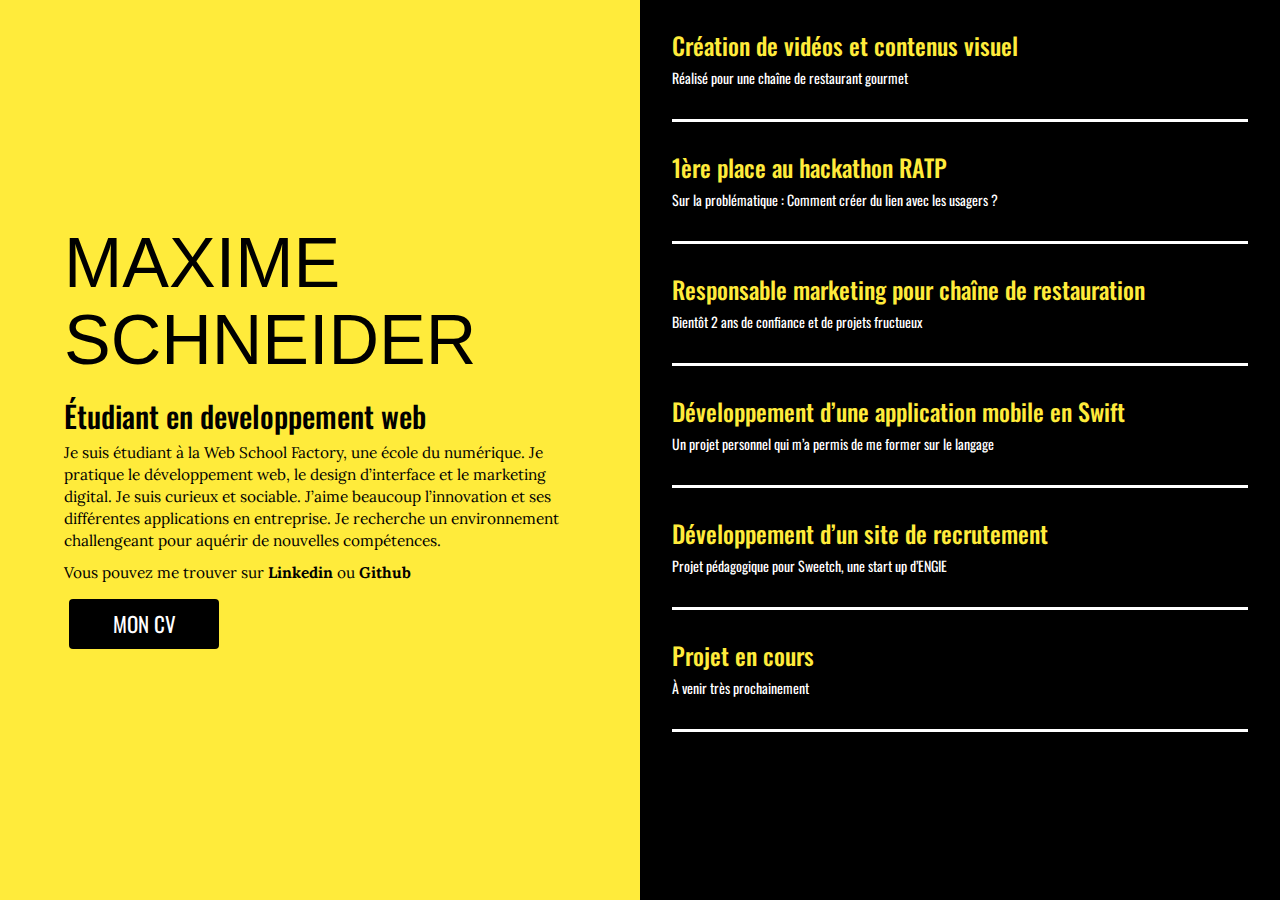
<file: index.html>
<!DOCTYPE html>
<html lang="en">
  <head>
    <meta charset="utf-8">
    <meta http-equiv="X-UA-Compatible" content="IE=edge">
    <meta name="viewport" content="width=device-width, initial-scale=1">
    <!-- The above 3 meta tags *must* come first in the head; any other head content must come *after* these tags -->
    <title>Maxime Schneider - Portofolio</title>
    <link href="https://fonts.googleapis.com/css?family=Lora|Oswald" rel="stylesheet">

    <link rel="stylesheet" type="text/css" href="style.css">
    <link rel="icon" type="image/png" href="http://portofolio.maximeschneider.fr/Images/favicon2.png"/>

    <!-- Bootstrap -->
    <link href="css/bootstrap.min.css" rel="stylesheet">

    <!-- HTML5 shim and Respond.js for IE8 support of HTML5 elements and media queries -->
    <!-- WARNING: Respond.js doesn't work if you view the page via file:// -->
    <!--[if lt IE 9]>
      <script src="https://oss.maxcdn.com/html5shiv/3.7.3/html5shiv.min.js"></script>
      <script src="https://oss.maxcdn.com/respond/1.4.2/respond.min.js"></script>
    <![endif]-->
  </head>
  <body>

<div class="loader"></div>


  <section  id="main">
      <div id="presentation">
        <div>
          <h1>MAXIME SCHNEIDER</h1>
          <h2>Étudiant en developpement web</h2>
          <p>Je suis étudiant à la Web School Factory, une école du numérique. Je pratique le développement web, le design d’interface et le marketing digital. Je suis curieux et sociable. J’aime beaucoup l’innovation et ses différentes applications en entreprise.
            Je recherche un environnement challengeant pour aquérir de nouvelles compétences. </p>
            <p>Vous pouvez me trouver sur <a href="https://www.linkedin.com/in/maxime-schneider-992a89117/" target="_blank">Linkedin</a> ou <a href="https://github.com/maximeschneider1" target="_blank">Github</a></p>
          <a href="Images/CV3AFRMaximeSchneider.png" target="_blank"><button class="button" style="vertical-align:middle" ><span>MON CV </span></button></a>

        </div>
        <p id="copyright">Copyright Maxime Schneider</p>
      </div>

    <div id="projects">

      <div><a href="Project1.html">
        <h3>Création de vidéos et contenus visuel</h3>
        <p>Réalisé pour une chaîne de restaurant gourmet</p>
      </div></a>

      <div><a href="Project2.html">
          <h3>1ère place au hackathon RATP</h3>
          <p>Sur la problématique : Comment créer du lien avec les usagers ?</p>
        </a></div>
      <div> <a href="Project3.html">
          <h3>Responsable marketing pour chaîne de restauration </h3>
          <p>Bientôt 2 ans de confiance et de projets fructueux</p>
        </a></div>

        <div><a href="Project4.html">
            <h3>Développement d’une application mobile en Swift</h3>
            <p>Un projet personnel qui m’a permis de me former sur le langage</p>
          </a>
        </div>

        <div>
          <a href="Project5.html">
            <h3>Développement d’un site de recrutement</h3>
            <p>Projet pédagogique pour Sweetch, une start up d’ENGIE</p>
          </a>
        </div>
              <div>
                  <h3>Projet en cours</h3>
              <p>À venir très prochainement</p>
              </div>

    </div>
</section>




<!-- <script type="text/javascript" src="http://code.jquery.com/jquery-latest.js"></script>
<script type="text/javascript">
$(window).load(function() {
	$(".loader").fadeOut("1000");
})
</script> -->

    <!-- jQuery (necessary for Bootstrap's JavaScript plugins) -->
    <script src="https://ajax.googleapis.com/ajax/libs/jquery/1.12.4/jquery.min.js"></script>
    <!-- Include all compiled plugins (below), or include individual files as needed -->
    <script src="js/bootstrap.min.js"></script>
  </body>
</html>
</file>
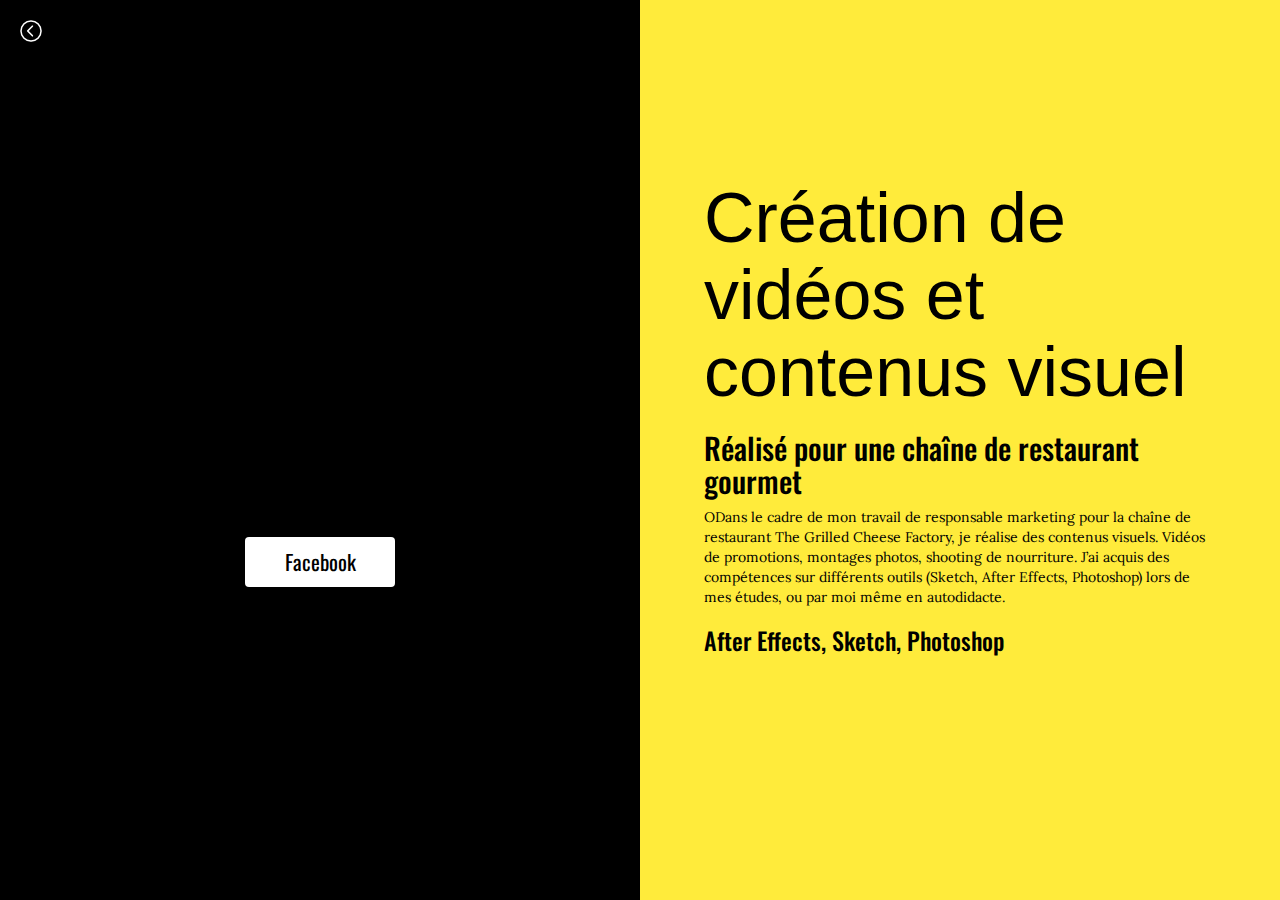
<file: Project1.html>
<!DOCTYPE html>
<html lang="en">
  <head>
    <meta charset="utf-8">
    <meta http-equiv="X-UA-Compatible" content="IE=edge">
    <meta name="viewport" content="width=device-width, initial-scale=1">
    <!-- The above 3 meta tags *must* come first in the head; any other head content must come *after* these tags -->
    <title>Création de visuels</title>
    <link href="https://fonts.googleapis.com/css?family=Lora|Oswald" rel="stylesheet">

    <link rel="stylesheet" type="text/css" href="style.css">
    <link rel="icon" type="image/png" href="http://portofolio.maximeschneider.fr/Images/favicon2.png"/>



    <!-- Bootstrap -->
    <link href="css/bootstrap.min.css" rel="stylesheet">

    <!-- HTML5 shim and Respond.js for IE8 support of HTML5 elements and media queries -->
    <!-- WARNING: Respond.js doesn't work if you view the page via file:// -->
    <!--[if lt IE 9]>
      <script src="https://oss.maxcdn.com/html5shiv/3.7.3/html5shiv.min.js"></script>
      <script src="https://oss.maxcdn.com/respond/1.4.2/respond.min.js"></script>
    <![endif]-->
  </head>
  <body>
  <section  id="main">

    <div id="project-one">

     <a href="index.html"> <img src="Images/left-arrow.png" alt=""> </a>
        <div>


            <iframe id= "TGCF-Video" src="https://www.facebook.com/plugins/video.php?href=https%3A%2F%2Fwww.facebook.com%2Fgrilledcheesefactory%2Fvideos%2F1252531638179692%2F&show_text=0&width=560" width="560" height="315" style="border:none;overflow:hidden" scrolling="no" frameborder="0" allowTransparency="true" allowFullScreen="true"></iframe>




          <a href="https://www.facebook.com/grilledcheesefactory/"><button class="button-project-one" style="vertical-align:middle"><span>Facebook</span></button></a>



        </div>
    </div>
    <div id="presentation-project-one">

            <div>
              <h1>Création de vidéos et contenus visuel </h1>
              <h2>Réalisé pour une chaîne de restaurant gourmet</h2>
              <p>ODans  le cadre de mon travail de responsable marketing pour la chaîne de restaurant The Grilled Cheese Factory,
                je réalise des contenus visuels. Vidéos de promotions, montages photos, shooting de nourriture. J’ai acquis des
                compétences sur différents outils (Sketch, After Effects, Photoshop) lors de mes études, ou par moi même en autodidacte.
              </p>
              <h3>After Effects, Sketch, Photoshop</h3>

            </div>
          </div>
</section>







    <!-- jQuery (necessary for Bootstrap's JavaScript plugins) -->
    <script src="https://ajax.googleapis.com/ajax/libs/jquery/1.12.4/jquery.min.js"></script>
    <!-- Include all compiled plugins (below), or include individual files as needed -->
    <script src="js/bootstrap.min.js"></script>
  </body>
</html>
</file>
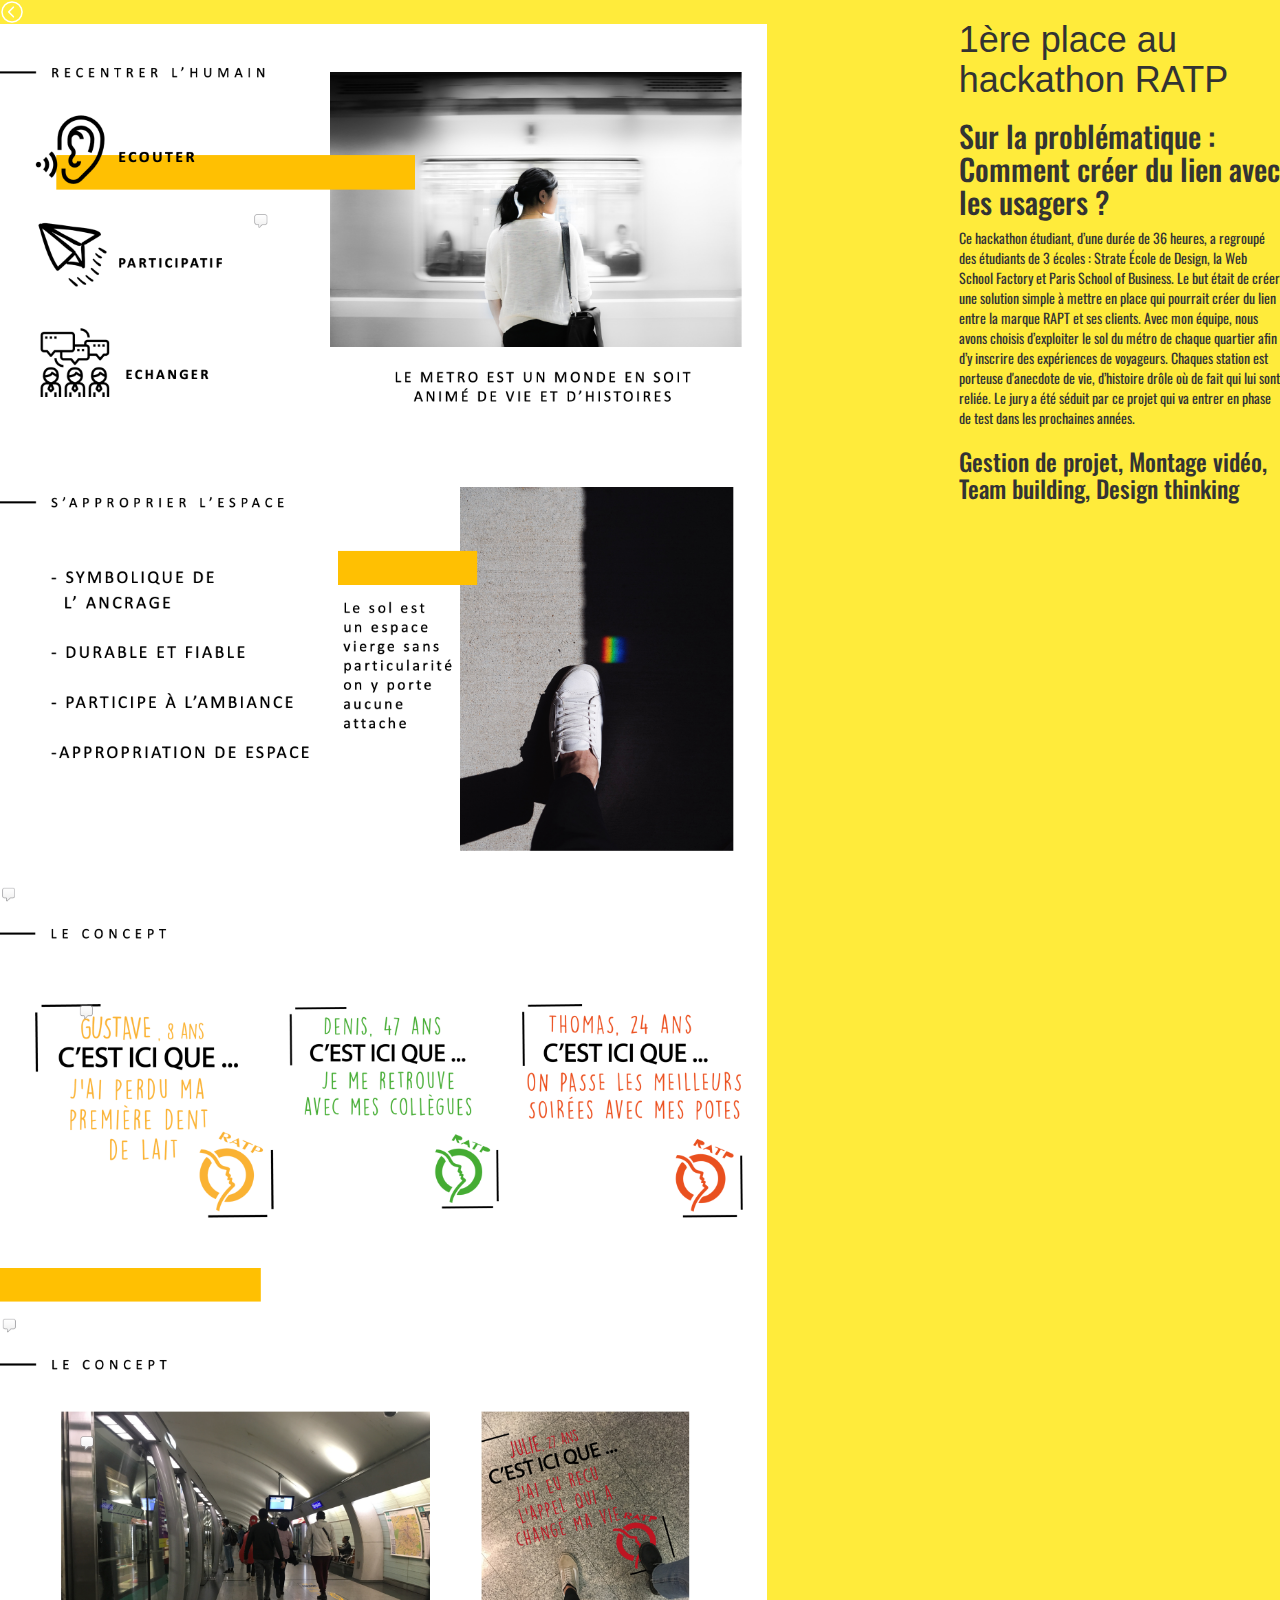
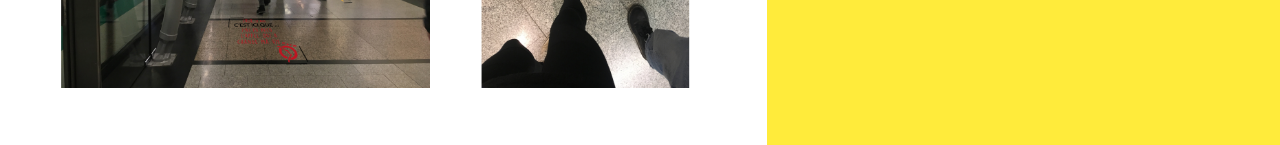
<file: Project2.html>
<!DOCTYPE html>
<html lang="en">
  <head>
    <meta charset="utf-8">
    <meta http-equiv="X-UA-Compatible" content="IE=edge">
    <meta name="viewport" content="width=device-width, initial-scale=1">
    <!-- The above 3 meta tags *must* come first in the head; any other head content must come *after* these tags -->
    <title>Maxime Schneider - Hackathon RATP</title>
    <link href="https://fonts.googleapis.com/css?family=Lora|Oswald" rel="stylesheet">

    <link rel="stylesheet" type="text/css" href="style.css">
    <link rel="icon" type="image/png" href="http://portofolio.maximeschneider.fr/Images/favicon2.png"/>



    <!-- Bootstrap -->
    <link href="css/bootstrap.min.css" rel="stylesheet">

    <!-- HTML5 shim and Respond.js for IE8 support of HTML5 elements and media queries -->
    <!-- WARNING: Respond.js doesn't work if you view the page via file:// -->
    <!--[if lt IE 9]>
      <script src="https://oss.maxcdn.com/html5shiv/3.7.3/html5shiv.min.js"></script>
      <script src="https://oss.maxcdn.com/respond/1.4.2/respond.min.js"></script>
    <![endif]-->
  </head>
  <body>
  <section  id="main">

      <div id="project-two">

          <a href="index.html"> <img src="Images/left-arrow.png" alt=""> </a>
          <div>

            <img src="Images/presentation 2019-01-27 22-39-51.png" width="80%;" alt="">

            <img src="Images/presentation 2019-01-27 22-40-57.png" width="80%;" alt="">
            <img src="Images/presentation 2019-01-27 22-41-17.png" width="80%;" alt="">
            <img src="Images/presentation 2019-01-27 22-41-41.png" width="80%;" alt="">


        </div>
    </div>
    <div id="presentation-project-two">
            <div>
              <h1>1ère place au hackathon RATP</h1>
              <h2>Sur la problématique : Comment créer du lien avec les usagers ?</h2>
              <p>Ce hackathon étudiant, d’une durée de 36 heures, a regroupé des étudiants de 3 écoles :
                Strate École de Design, la Web School Factory et Paris School of Business. Le but était de
                créer une solution simple à mettre en place qui pourrait créer du lien entre la marque RAPT
                et ses clients. Avec mon équipe, nous avons choisis d’exploiter le sol du métro de chaque
                quartier afin d’y inscrire des expériences de voyageurs. Chaques station est porteuse d'anecdote de vie,
                d’histoire drôle où de fait qui lui sont reliée. Le jury a été séduit par ce projet qui va entrer en phase
                de test dans les prochaines années.

              </p>
              <h3>Gestion de projet, Montage vidéo, Team building, Design thinking</h3>

            </div>
          </div>
</section>







    <!-- jQuery (necessary for Bootstrap's JavaScript plugins) -->
    <script src="https://ajax.googleapis.com/ajax/libs/jquery/1.12.4/jquery.min.js"></script>
    <!-- Include all compiled plugins (below), or include individual files as needed -->
    <script src="js/bootstrap.min.js"></script>
  </body>
</html>
</file>
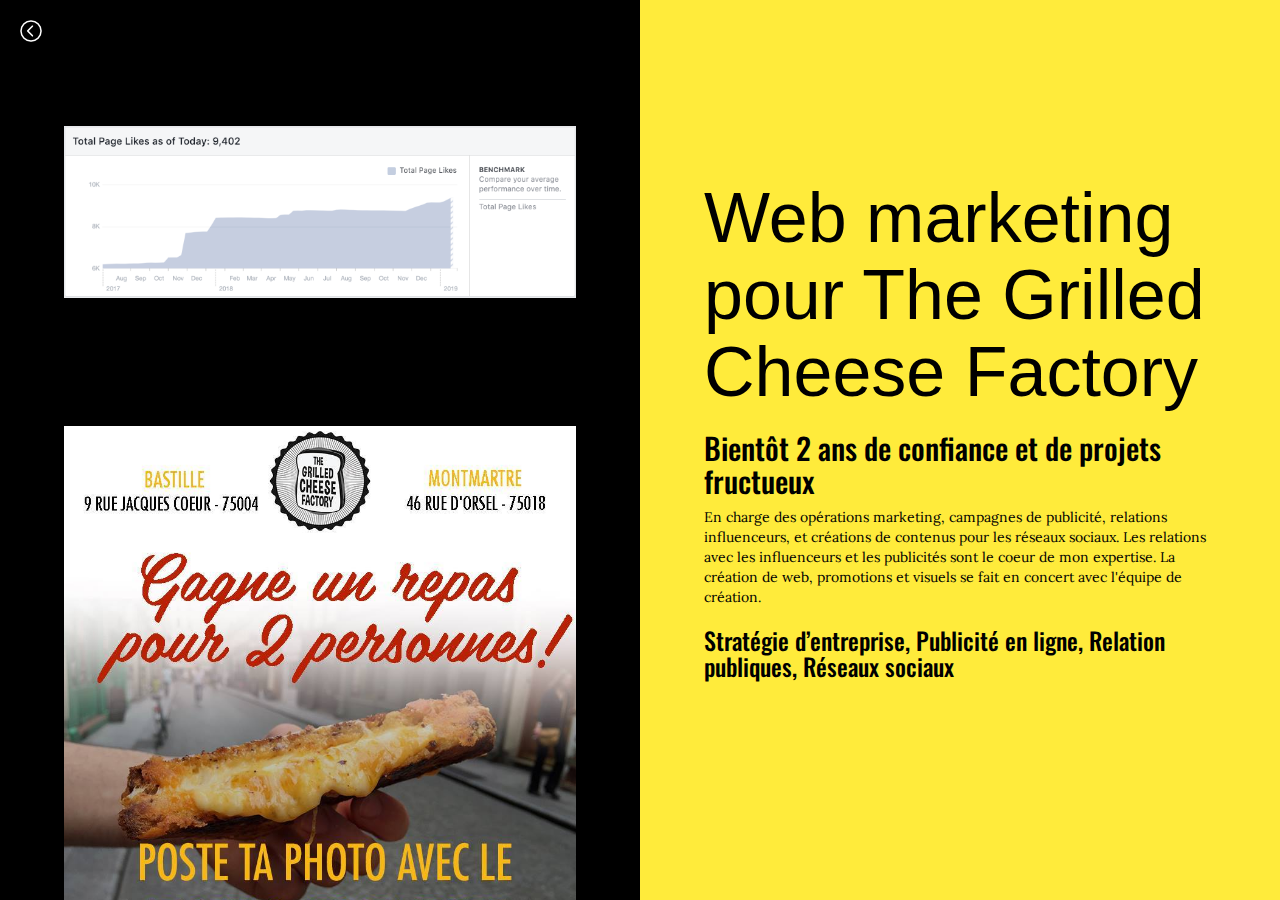
<file: Project3 copy.html>
<!DOCTYPE html>
<html lang="en">
  <head>
    <meta charset="utf-8">
    <meta http-equiv="X-UA-Compatible" content="IE=edge">
    <meta name="viewport" content="width=device-width, initial-scale=1">
    <!-- The above 3 meta tags *must* come first in the head; any other head content must come *after* these tags -->
    <title>The Grilled Cheese Factory</title>
    <link href="https://fonts.googleapis.com/css?family=Lora|Oswald" rel="stylesheet">

    <link rel="stylesheet" type="text/css" href="style.css">
    <link rel="icon" type="image/png" href="http://portofolio.maximeschneider.fr/Images/favicon2.png"/>



    <!-- Bootstrap -->
    <link href="css/bootstrap.min.css" rel="stylesheet">

    <!-- HTML5 shim and Respond.js for IE8 support of HTML5 elements and media queries -->
    <!-- WARNING: Respond.js doesn't work if you view the page via file:// -->
    <!--[if lt IE 9]>
      <script src="https://oss.maxcdn.com/html5shiv/3.7.3/html5shiv.min.js"></script>
      <script src="https://oss.maxcdn.com/respond/1.4.2/respond.min.js"></script>
    <![endif]-->
  </head>
  <body>
  <section  id="main">

    <div id="project-three">

        <a href="index.html"> <img src="Images/left-arrow.png" alt=""> </a>
        <div>


            <img src="Images/The Grilled Cheese Factory 2019-01-27 22-44-39.png" width="80%;" alt="">
            <img src="Images/TGCF-promo.jpg" width="80%;" alt="">
            <a href="https://www.facebook.com/grilledcheesefactory/"><button class="button-project-three" style="vertical-align:middle"><span>FACEBOOK</span></button></a>




        </div>
    </div>
    <div id="presentation-project-three">
            <div>
              <h1>Web marketing pour The Grilled Cheese Factory</h1>
              <h2>Bientôt 2 ans de confiance et de projets fructueux</h2>
              <p>
                  En charge des opérations marketing, campagnes de publicité, relations influenceurs, et créations de contenus pour les réseaux sociaux.
                  Les relations avec les influenceurs et les publicités sont le coeur de mon expertise. La création de web, promotions et visuels se fait en concert avec l'équipe de création.
              </p>
              <h3>Stratégie d’entreprise, Publicité en ligne, Relation publiques, Réseaux sociaux
                </h3>

            </div>
          </div>
</section>







    <!-- jQuery (necessary for Bootstrap's JavaScript plugins) -->
    <script src="https://ajax.googleapis.com/ajax/libs/jquery/1.12.4/jquery.min.js"></script>
    <!-- Include all compiled plugins (below), or include individual files as needed -->
    <script src="js/bootstrap.min.js"></script>
  </body>
</html>
</file>
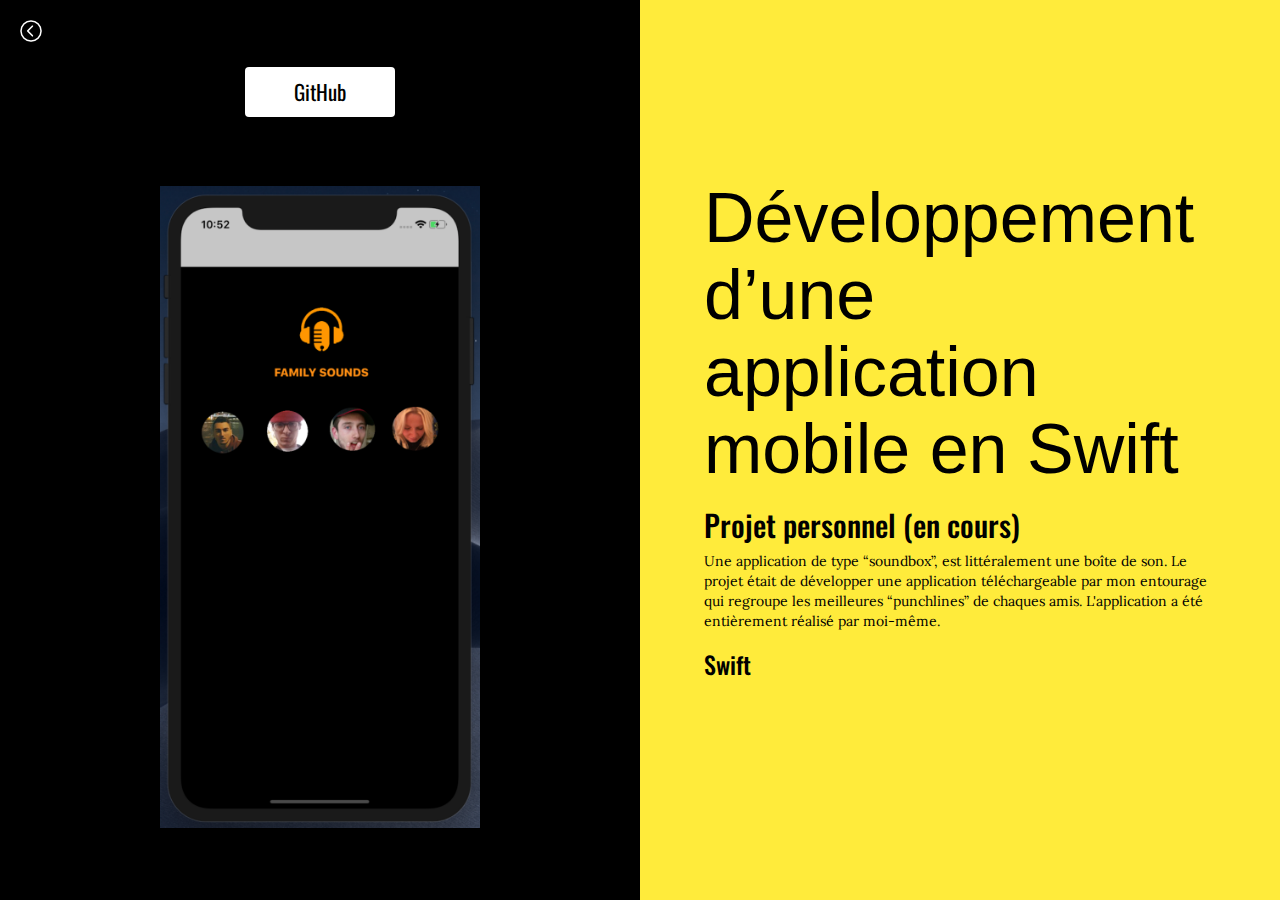
<file: Project4 copy.html>
<!DOCTYPE html>
<html lang="en">
  <head>
    <meta charset="utf-8">
    <meta http-equiv="X-UA-Compatible" content="IE=edge">
    <meta name="viewport" content="width=device-width, initial-scale=1">
    <!-- The above 3 meta tags *must* come first in the head; any other head content must come *after* these tags -->
    <title>Application Swift</title>
    <link href="https://fonts.googleapis.com/css?family=Lora|Oswald" rel="stylesheet">

    <link rel="stylesheet" type="text/css" href="style.css">
    <link rel="icon" type="image/png" href="http://portofolio.maximeschneider.fr/Images/favicon2.png"/>



    <!-- Bootstrap -->
    <link href="css/bootstrap.min.css" rel="stylesheet">

    <!-- HTML5 shim and Respond.js for IE8 support of HTML5 elements and media queries -->
    <!-- WARNING: Respond.js doesn't work if you view the page via file:// -->
    <!--[if lt IE 9]>
      <script src="https://oss.maxcdn.com/html5shiv/3.7.3/html5shiv.min.js"></script>
      <script src="https://oss.maxcdn.com/respond/1.4.2/respond.min.js"></script>
    <![endif]-->
  </head>
  <body>
  <section  id="main">

    <div id="project-four">

        <a href="index.html"> <img src="Images/left-arrow.png" alt=""> </a>
        <div>
            <a href="https://github.com/maximeschneider1"><button class="button-project-four" style="vertical-align:middle"><span>GitHub</span></button></a>

            <img src="Images/iPhone XR - 12.1 2019-01-27 22-52-56.png (2 documents, 2 pages totales) 2019-01-27 22-55-09.png" width="50%;" alt="">

            <img src="Images/iPhone XR - 12.1 2019-01-27 22-53-17.png (2 documents, 2 pages totales) 2019-01-27 22-55-33.png" width="50%;" alt="">




        </div>
    </div>
    <div id="presentation-project-four">
            <div>
                <h1>Développement d’une application mobile en Swift </h1>
                <h2>Projet personnel (en cours)</h2>
                <p>Une application de type “soundbox”, est littéralement une boîte de son.
                   Le projet était de développer une application téléchargeable par mon entourage
                   qui regroupe les meilleures “punchlines” de chaques amis. L'application a été entièrement réalisé par moi-même.
                </p>
                <h3>Swift</h3>

            </div>
          </div>
</section>







    <!-- jQuery (necessary for Bootstrap's JavaScript plugins) -->
    <script src="https://ajax.googleapis.com/ajax/libs/jquery/1.12.4/jquery.min.js"></script>
    <!-- Include all compiled plugins (below), or include individual files as needed -->
    <script src="js/bootstrap.min.js"></script>
  </body>
</html>
</file>
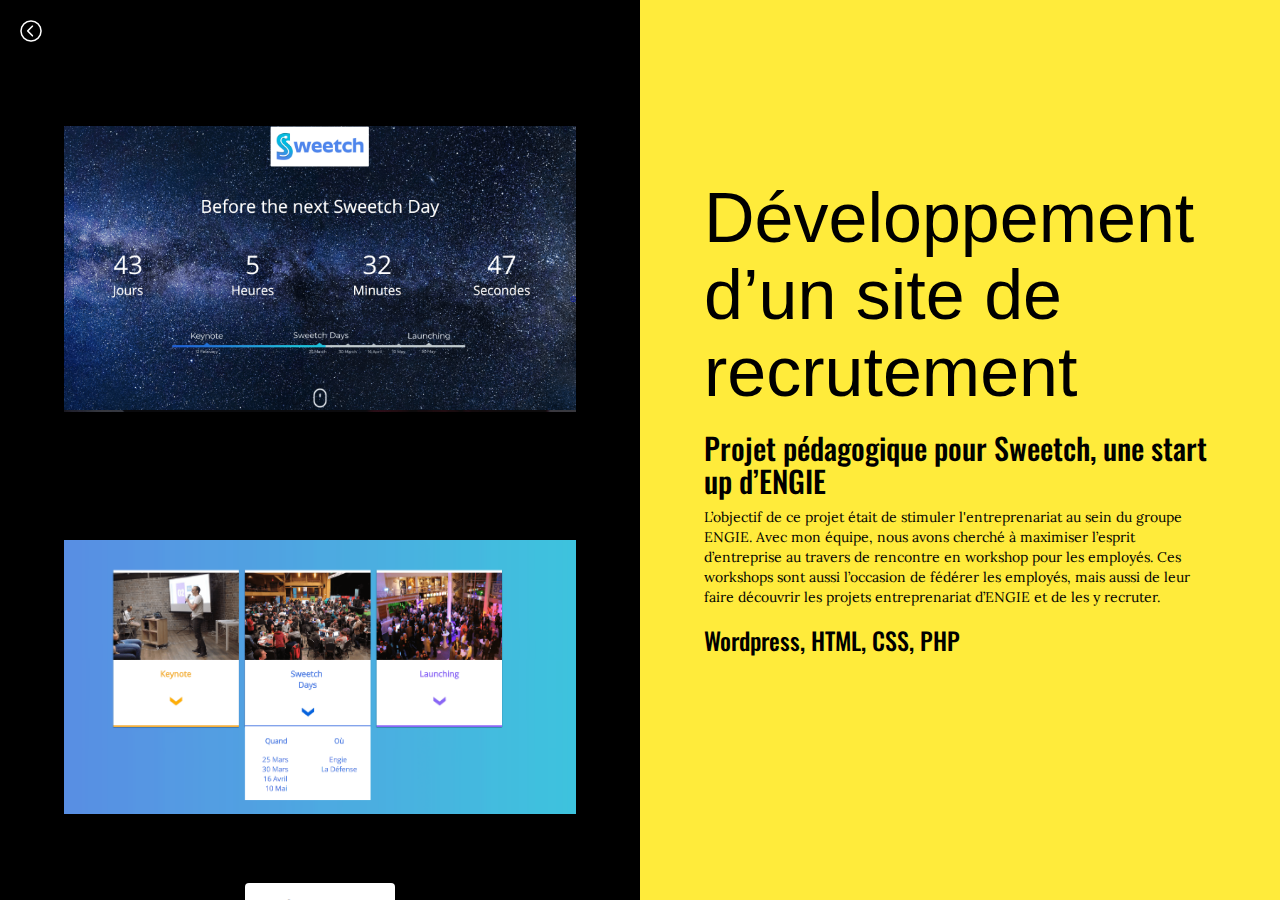
<file: Project5 copy.html>
<!DOCTYPE html>
<html lang="en">
  <head>
    <meta charset="utf-8">
    <meta http-equiv="X-UA-Compatible" content="IE=edge">
    <meta name="viewport" content="width=device-width, initial-scale=1">
    <!-- The above 3 meta tags *must* come first in the head; any other head content must come *after* these tags -->
    <title>Site de recrutementr</title>
    <link href="https://fonts.googleapis.com/css?family=Lora|Oswald" rel="stylesheet">

    <link rel="stylesheet" type="text/css" href="style.css">
    <link rel="icon" type="image/png" href="http://portofolio.maximeschneider.fr/Images/favicon2.png"/>



    <!-- Bootstrap -->
    <link href="css/bootstrap.min.css" rel="stylesheet">

    <!-- HTML5 shim and Respond.js for IE8 support of HTML5 elements and media queries -->
    <!-- WARNING: Respond.js doesn't work if you view the page via file:// -->
    <!--[if lt IE 9]>
      <script src="https://oss.maxcdn.com/html5shiv/3.7.3/html5shiv.min.js"></script>
      <script src="https://oss.maxcdn.com/respond/1.4.2/respond.min.js"></script>
    <![endif]-->
  </head>
  <body>
  <section  id="main">

    <div id="project-five">

        <a href="index.html"> <img src="Images/left-arrow.png" alt=""> </a>
        <div>

            <img src="Images/Sweetch1.png" alt="Sweetch Accueil" width=" 80%">
            <img src="Images/Sweetch2.png" alt="Sweetch UX" width=" 80%">

            <a href="http://sweetch.maximeschneider.fr/accueil"><button class="button-project-five" style="vertical-align:middle"><span>SITE WEB</span></button></a>



        </div>
    </div>
    <div id="presentation-project-five">
            <div>
                <h1>Développement d’un site de recrutement </h1>
                <h2>Projet pédagogique pour Sweetch, une start up d’ENGIE </h2>
                <p>L’objectif de ce projet était de stimuler l'entreprenariat au sein du groupe ENGIE.
                  Avec mon équipe, nous avons cherché à maximiser l’esprit d’entreprise au travers de
                   rencontre en workshop pour les employés. Ces workshops sont aussi l’occasion de fédérer
                   les employés, mais aussi de leur faire découvrir les projets entreprenariat d’ENGIE
                   et de les y recruter.

                </p>
                <h3>Wordpress, HTML, CSS, PHP</h3>

            </div>
          </div>
</section>







    <!-- jQuery (necessary for Bootstrap's JavaScript plugins) -->
    <script src="https://ajax.googleapis.com/ajax/libs/jquery/1.12.4/jquery.min.js"></script>
    <!-- Include all compiled plugins (below), or include individual files as needed -->
    <script src="js/bootstrap.min.js"></script>
  </body>
</html>
</file>
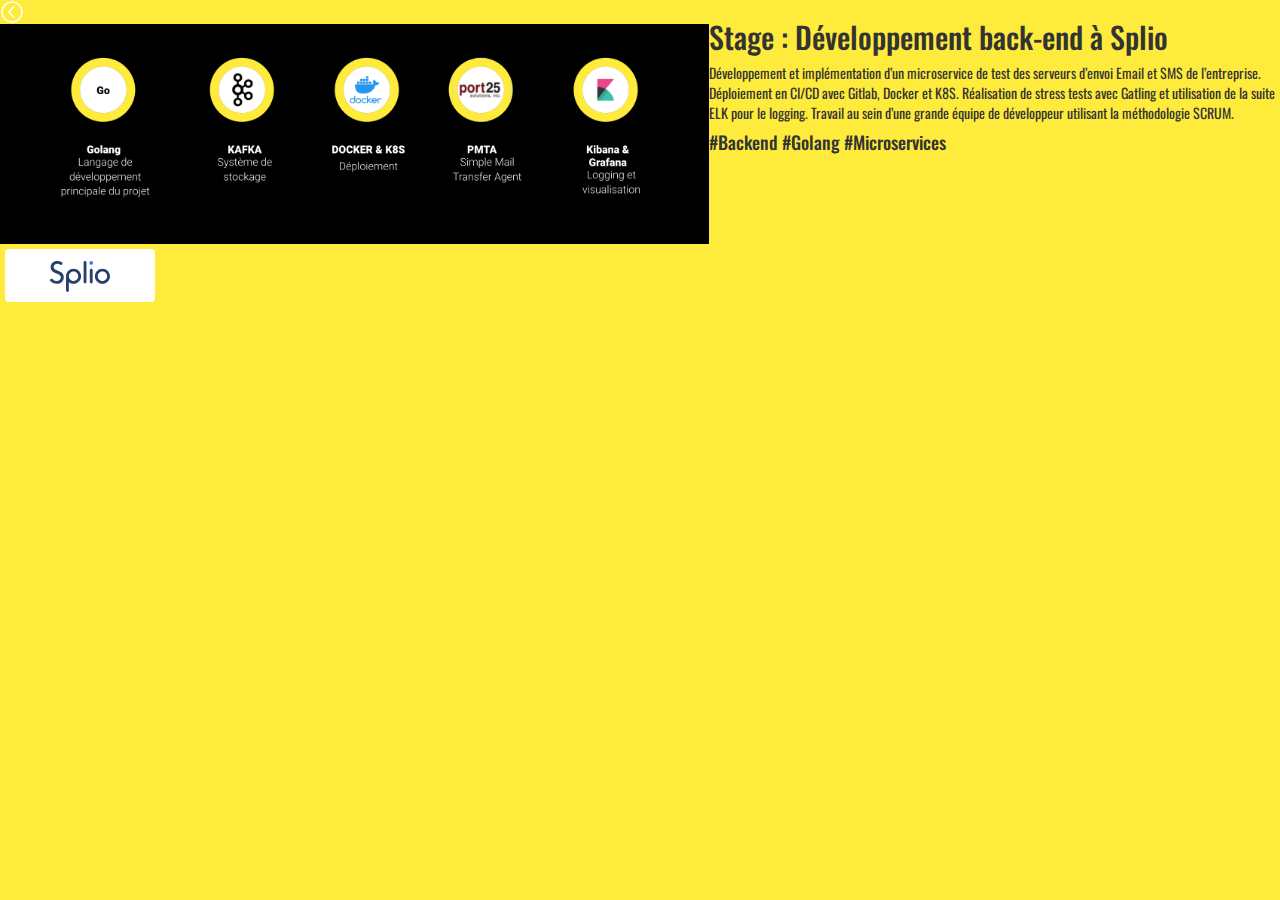
<file: Project6.html>
<!DOCTYPE html>
<html lang="en">
  <head>
    <meta charset="utf-8" />
    <meta http-equiv="X-UA-Compatible" content="IE=edge" />
    <meta name="viewport" content="width=device-width, initial-scale=1" />
    <!-- The above 3 meta tags *must* come first in the head; any other head content must come *after* these tags -->
    <title>Maxime Schneider</title>
    <link
      href="https://fonts.googleapis.com/css?family=Lora|Oswald"
      rel="stylesheet"
    />

    <link rel="stylesheet" type="text/css" href="style.css" />
    <link
      rel="icon"
      type="image/png"
      href="http://portofolio.maximeschneider.fr/Images/favicon2.png"
    />

    <!-- Bootstrap -->
    <link href="css/bootstrap.min.css" rel="stylesheet" />

    <!-- HTML5 shim and Respond.js for IE8 support of HTML5 elements and media queries -->
    <!-- WARNING: Respond.js doesn't work if you view the page via file:// -->
    <!--[if lt IE 9]>
      <script src="https://oss.maxcdn.com/html5shiv/3.7.3/html5shiv.min.js"></script>
      <script src="https://oss.maxcdn.com/respond/1.4.2/respond.min.js"></script>
    <![endif]-->
  </head>
  <body>
    <section id="main">
      <div id="project-six">
        <a href="index.html"> <img src="Images/left-arrow.png" alt="" /> </a>
        <div>
          <!-- <a href="https://github.com/maximeschneider1"><button class="button-project-four" style="vertical-align:middle"><span>GitHub</span></button></a> -->
          <img src="Images/stack stage.png" width="100%;" alt="">
          <a href="https://www.splio.com/fr/" target="blank"
            ><button
              class="button-project-four"
              style="vertical-align: middle;"
            >
              <img src="./Images/SplioLogo.svg" width="60px" /></button
          ></a>

          

        </div>
      </div>
      <div id="presentation-project-six">
        <div>
          <!-- <h1>Stage : Développement back-end à Splio</h1> -->
          <h2>Stage : Développement back-end à Splio</h2>
          <p>
            Développement et implémentation d’un microservice de test des
            serveurs d’envoi Email et SMS de l’entreprise. Déploiement en CI/CD
            avec Gitlab, Docker et K8S. Réalisation de stress tests avec Gatling
            et utilisation de la suite ELK pour le logging. Travail au sein
            d’une grande équipe de développeur utilisant la méthodologie SCRUM.
          </p>
          <h4>#Backend #Golang #Microservices</h4>
        </div>
      </div>
    </section>

    <!-- jQuery (necessary for Bootstrap's JavaScript plugins) -->
    <script src="https://ajax.googleapis.com/ajax/libs/jquery/1.12.4/jquery.min.js"></script>
    <!-- Include all compiled plugins (below), or include individual files as needed -->
    <script src="js/bootstrap.min.js"></script>
  </body>
</html>
</file>
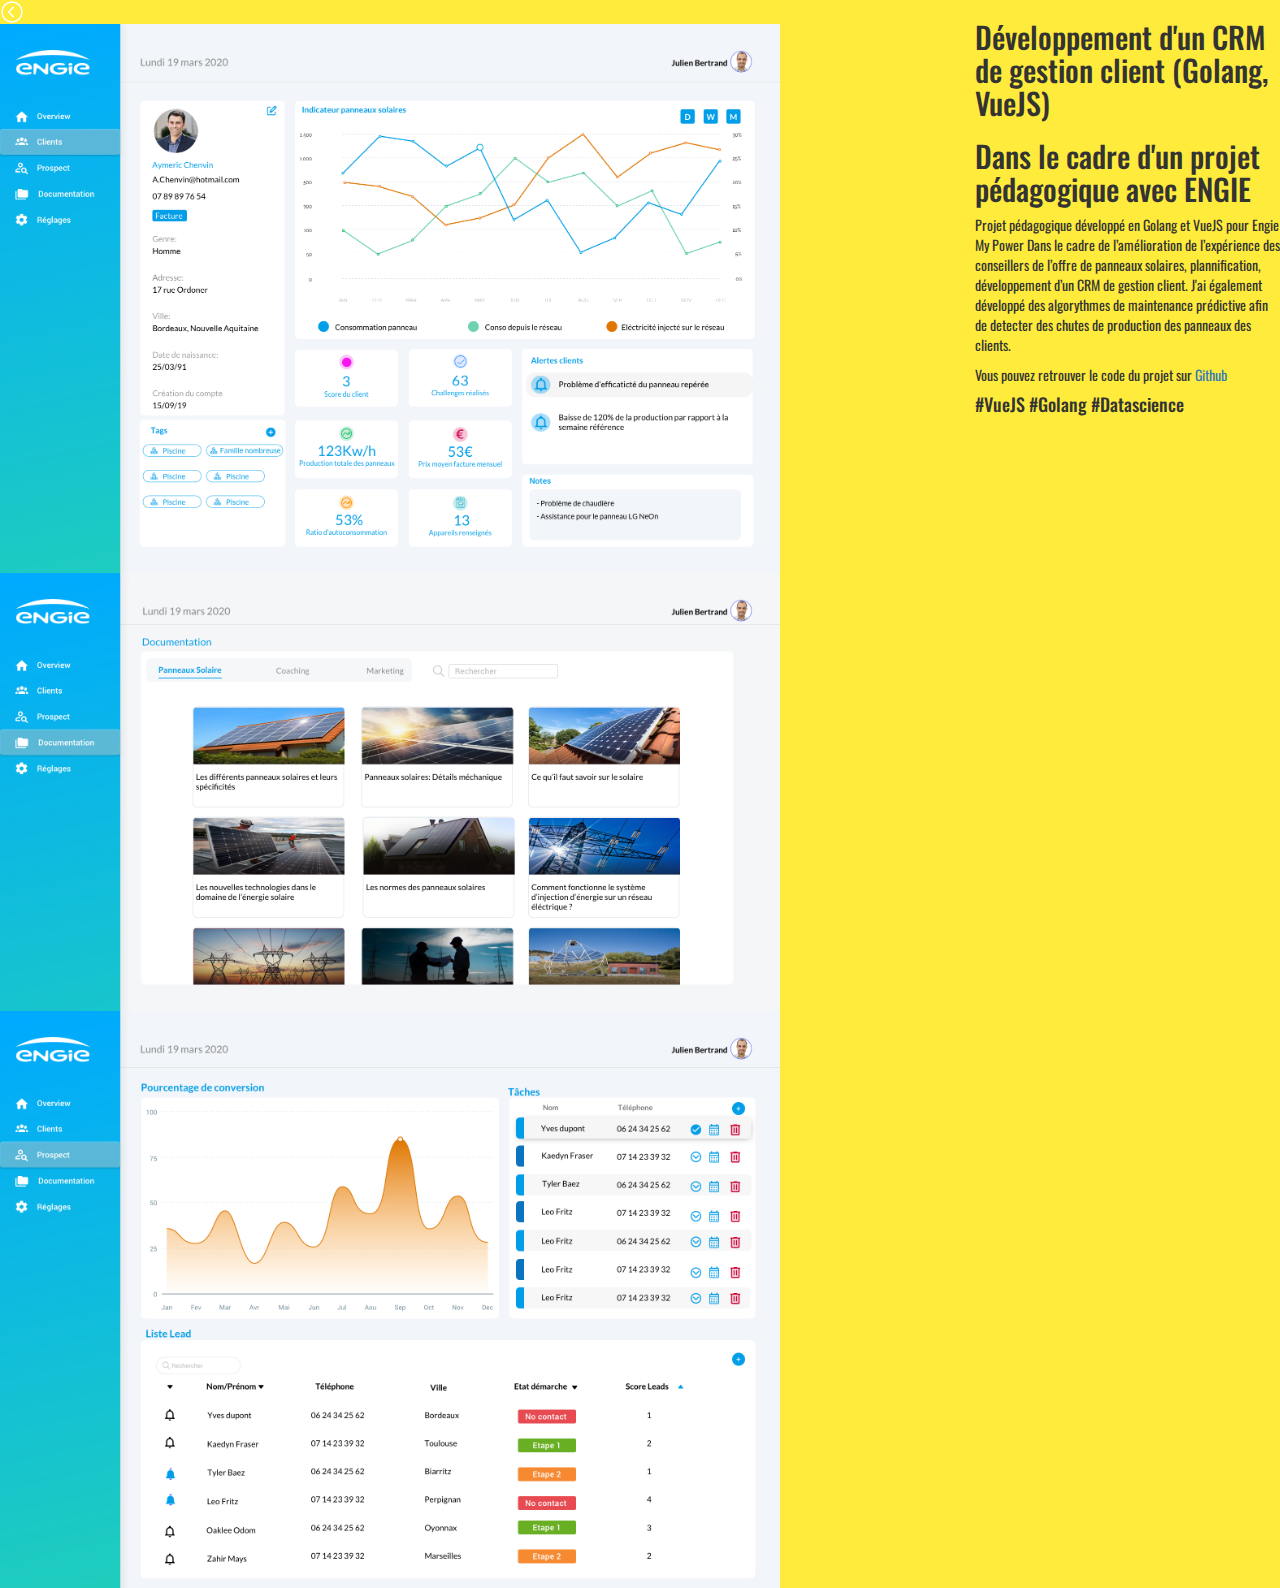
<file: Project7.html>
<!DOCTYPE html>
<html lang="en">
  <head>
    <meta charset="utf-8" />
    <meta http-equiv="X-UA-Compatible" content="IE=edge" />
    <meta name="viewport" content="width=device-width, initial-scale=1" />
    <!-- The above 3 meta tags *must* come first in the head; any other head content must come *after* these tags -->
    <title>Maxime Schneider</title>
    <link
      href="https://fonts.googleapis.com/css?family=Lora|Oswald"
      rel="stylesheet"
    />

    <link rel="stylesheet" type="text/css" href="style.css" />
    <link
      rel="icon"
      type="image/png"
      href="http://portofolio.maximeschneider.fr/Images/favicon2.png"
    />

    <!-- Bootstrap -->
    <link href="css/bootstrap.min.css" rel="stylesheet" />

    <!-- HTML5 shim and Respond.js for IE8 support of HTML5 elements and media queries -->
    <!-- WARNING: Respond.js doesn't work if you view the page via file:// -->
    <!--[if lt IE 9]>
      <script src="https://oss.maxcdn.com/html5shiv/3.7.3/html5shiv.min.js"></script>
      <script src="https://oss.maxcdn.com/respond/1.4.2/respond.min.js"></script>
    <![endif]-->
  </head>
  <body>
    <section id="main">
      <div id="project-seven">
        <a href="index.html"> <img src="Images/left-arrow.png" alt="" /> </a>
        <div>
          <!-- <a href="https://github.com/maximeschneider1"><button class="button-project-four" style="vertical-align:middle"><span>GitHub</span></button></a> -->
          <img src="Images/Detail profile.png" width="80%;" alt="">

          <img src="Images/Documentation.png" width="80%;" alt="">
          <img src="Images/Prospect.png" width="80%;" alt="">

          <!-- <a href="https://github.com/maximeschneider1/data-back" target="blank"
            ><button
              class="button-project-four"
              style="vertical-align: middle;"
            >
              Github
              <img src="./Images/SplioLogo.svg" width="60px" /></button>
            </a> -->

          

        </div>
      </div>
      <div id="presentation-project-seven">
        <div>
          <!-- <h1>Stage : Développement back-end à Splio</h1> -->
          <h2>Développement d'un CRM de gestion client (Golang, VueJS)</h2>
          <h2>Dans le cadre d'un projet pédagogique avec ENGIE</h2>
          <p>
            Projet pédagogique développé en Golang et VueJS pour Engie My Power 
            Dans le cadre de l’amélioration de l’expérience des conseillers de l’offre de panneaux solaires,
            plannification, développement d’un CRM de gestion client. J'ai également développé des algorythmes de maintenance 
            prédictive afin de detecter des chutes de production des panneaux des clients. 
          </p>
          <p>Vous pouvez retrouver le code du projet sur <a href="https://github.com/maximeschneider1/data-back" target="_blank">Github</a></p>
          <h4>#VueJS #Golang #Datascience</h4>
        </div>
      </div>
    </section>

    <!-- jQuery (necessary for Bootstrap's JavaScript plugins) -->
    <script src="https://ajax.googleapis.com/ajax/libs/jquery/1.12.4/jquery.min.js"></script>
    <!-- Include all compiled plugins (below), or include individual files as needed -->
    <script src="js/bootstrap.min.js"></script>
  </body>
</html>
</file>
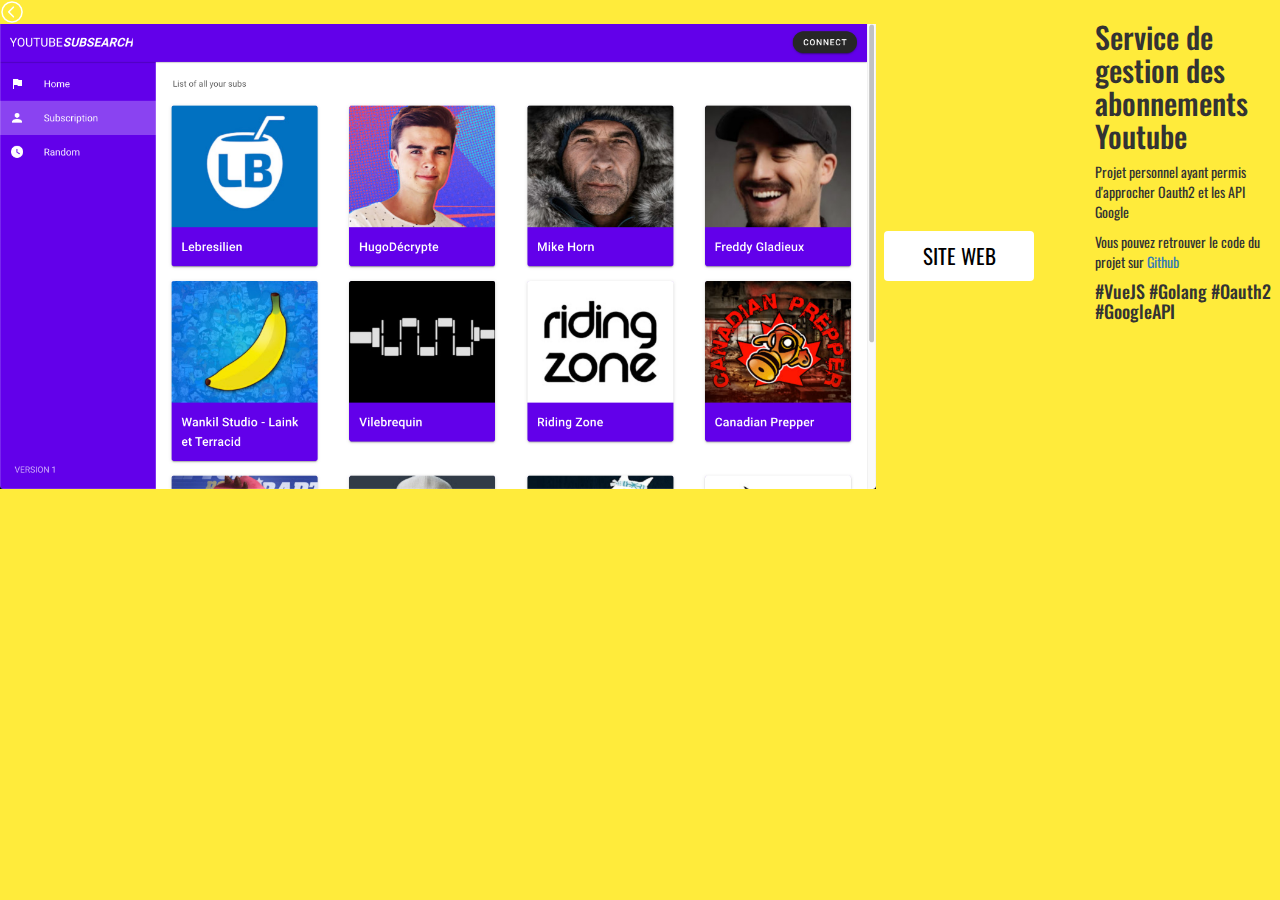
<file: Project8.html>
<!DOCTYPE html>
<html lang="en">
  <head>
    <meta charset="utf-8" />
    <meta http-equiv="X-UA-Compatible" content="IE=edge" />
    <meta name="viewport" content="width=device-width, initial-scale=1" />
    <!-- The above 3 meta tags *must* come first in the head; any other head content must come *after* these tags -->
    <title>Maxime Schneider</title>
    <link
      href="https://fonts.googleapis.com/css?family=Lora|Oswald"
      rel="stylesheet"
    />

    <link rel="stylesheet" type="text/css" href="style.css" />
    <link
      rel="icon"
      type="image/png"
      href="http://portofolio.maximeschneider.fr/Images/favicon2.png"
    />

    <!-- Bootstrap -->
    <link href="css/bootstrap.min.css" rel="stylesheet" />

    <!-- HTML5 shim and Respond.js for IE8 support of HTML5 elements and media queries -->
    <!-- WARNING: Respond.js doesn't work if you view the page via file:// -->
    <!--[if lt IE 9]>
      <script src="https://oss.maxcdn.com/html5shiv/3.7.3/html5shiv.min.js"></script>
      <script src="https://oss.maxcdn.com/respond/1.4.2/respond.min.js"></script>
    <![endif]-->
  </head>
  <body>
    <section id="main">
      <div id="project-six">
        <a href="index.html"> <img src="Images/left-arrow.png" alt="" /> </a>
        <div>
          <!-- <a href="https://github.com/maximeschneider1"><button class="button-project-four" style="vertical-align:middle"><span>GitHub</span></button></a> -->
          <img src="Images/yss-front 2020-06-05 19-37-30.png" width="80%;" alt="">
          <a href="https://immense-shore-78585.herokuapp.com/"><button class="button-project-five" style="vertical-align:middle"><span>SITE WEB</span></button></a>


          

        </div>
      </div>
      <div id="presentation-project-six">
        <div>
          <!-- <h1>Stage : Développement back-end à Splio</h1> -->
          <h2>Service de gestion des abonnements Youtube</h2>
          <p>
            Projet personnel ayant permis d'approcher Oauth2 et les API Google
          </p>
          <p>Vous pouvez retrouver le code du projet sur <a href="https://github.com/maximeschneider1/YoutubeApp" target="_blank">Github</a></p>
          <h4>#VueJS #Golang #Oauth2 #GoogleAPI</h4>
        </div>
      </div>
    </section>

    <!-- jQuery (necessary for Bootstrap's JavaScript plugins) -->
    <script src="https://ajax.googleapis.com/ajax/libs/jquery/1.12.4/jquery.min.js"></script>
    <!-- Include all compiled plugins (below), or include individual files as needed -->
    <script src="js/bootstrap.min.js"></script>
  </body>
</html>
</file>
<file: style.css>
html {
    background-color: #FFEB3B;
    font-family: 'Oswald', sans-serif !important;


}



@media all and (max-device-width: 480px) { /* MOBILE */

    #main {

        background-color: #FFEB3B;
    }

    #presentation {
        background-color: #FFEB3B;
        color: black;
        height: 80vh;
        width: 100%;
        margin-bottom: 10vh;
    }

    #presentation div {
        margin: 10%;

    }

    #presentation h1 {
        font-size: 3em;
        margin-top: 20vh;
    }

    #presentation p {
        font-family: 'Oswald', sans-serif;
        font-family: 'Lora', serif;
        font-size: 1.10em;
    }


    #presentation #copyright {
        display: none;
    }

    #presentation p a {
        color: black;
        font-weight: bold;
        text-decoration: none;
    }

    .button {
        display: inline-block;
        border-radius: 4px;
        background-color: black;
        border: none;
        color: #FFFFFF;
        text-align: center;
        font-size: 1.5em;
        padding: 10px;
        width: 150px;
        transition: all 0.5s;
        cursor: pointer;
        margin: 10px;

      }

      .button span {
        cursor: pointer;
      }



      #projects {
        background-color: black;
        PADDING-top: 5%;
        margin-top: 100px;
        height: 100vh;
        width: 100%;
    }

    #projects div {
        margin: 10%;
        margin-top: 5%;
        border-bottom: 3px solid white;
        transition: 0.5s;
    }


    #projects h3 a {
        color: #FFEB3B;
        text-decoration: none;
    }

    #projects a {
        color: #FFEB3B;
        text-decoration: none;
    }
    #projects h3 {
        color: #FFEB3B;
    }
    #projects p {
        color: #FFF;
    }
    h1 {
        font-family: 'Oswald-Bold', sans-serif;

    }


 /* Project 1 */

 #project-one {
  background-color: black;
  width: 100%;
  height: 70vh;
  overflow: scroll;
}

#project-one img {
margin: 3%;
}

#project-one div img {
margin:10%;
}

#presentation-project-one {
background-color: #FFEB3B;
color: black;
height: 60vh;
}
#presentation-project-one div {
  margin: 10%;

  }

  .button-project-one {

    display: inline-block;
    position: relative;
    left: 50%;
    transform: translateX(-50%);
    border-radius: 4px;
    background-color: #FFF;
    border: none;
    color: black;
    text-align: center;
    font-size: 1.5em;
    padding: 10px;
    width: 150px;
    transition: all 0.5s;
    cursor: pointer;
    margin: 5%;
    margin-bottom: 15%;

    }

    .button-project-one span {
    cursor: pointer;
    display: inline-block;
    position: relative;
    transition: 0.5s;
    }

    .button-project-one span:after {
    content: '\00bb';
    position: absolute;
    opacity: 0;
    top: 0;
    right: -20px;
    transition: 0.5s;
    }

    .button-project-one:hover span {
    padding-right: 25px;
    }

    .button-project-one:hover span:after {
    opacity: 1;
    right: 0;
    }

#presentation-project-one div h1 {
font-size: 2.5em;
}
#presentation-project-one div h2 {
font-size: 2em;
}
#presentation-project-one div p {
font-size: 1.3em;
}



  /* Project 2 */

  #project-two {
    background-color: black;
    width: 100%;
    height: 100vh;
    overflow: scroll;
}

#project-two img {
  margin: 3%;
}

#project-two div img {
  margin:10%;
}

#presentation-project-two {
  background-color: #FFEB3B;
  color: black;
  height: 100vh;
  width: 100%;
  }
  #presentation-project-two div {
    margin: 10%;
    }


  /* Project 3 */

  #project-three {
    background-color: black;
    width: 100%;
    height: 100vh;
    overflow: scroll;
}

#project-three img {
  margin: 3%;
}

#project-three div img {
  margin:10%;
}

#presentation-project-three {
  background-color: #FFEB3B;
  color: black;
  height: 100vh;
  width: 100%;
  }
  #presentation-project-three div {
    margin: 10%;

    }

    .button-project-three {

      display: inline-block;
      position: relative;
      left: 50%;
      transform: translateX(-50%);
      border-radius: 4px;
      background-color: #FFF;
      border: none;
      color: black;
      text-align: center;
      font-size: 1.5em;
      padding: 10px;
      width: 150px;
      transition: all 0.5s;
      cursor: pointer;
      margin: 5%;
      margin-bottom: 15%;

      }

      .button-project-three span {
      cursor: pointer;
      display: inline-block;
      position: relative;
      transition: 0.5s;
      }

      .button-project-three span:after {
      content: '\00bb';
      position: absolute;
      opacity: 0;
      top: 0;
      right: -20px;
      transition: 0.5s;
      }

      .button-project-three:hover span {
      padding-right: 25px;
      }

      .button-project-three:hover span:after {
      opacity: 1;
      right: 0;
      }

      #presentation-project-three div p {
        font-size: 1.3em;
      }






  /* Project 4 */

  #project-four {
    background-color: black;
    width: 100%;
    height: 100vh;
    overflow: scroll;
}

#project-four img {
  margin: 3%;
}

#project-four div img {
  margin:10%;
}

#presentation-project-four {
  background-color: #FFEB3B;
  color: black;

  }
  #presentation-project-four div {
    margin: 10%;

    }

    .button-project-four {

      display: inline-block;
      position: relative;
      left: 50%;
      transform: translateX(-50%);
      border-radius: 4px;
      background-color: #FFF;
      border: none;
      color: black;
      text-align: center;
      font-size: 1.5em;
      padding: 10px;
      width: 150px;
      transition: all 0.5s;
      cursor: pointer;
      margin: 5%;
      margin-bottom: 15%;

      }

      .button-project-four span {
      cursor: pointer;
      display: inline-block;
      position: relative;
      transition: 0.5s;
      }

      .button-project-four span:after {
      content: '\00bb';
      position: absolute;
      opacity: 0;
      top: 0;
      right: -20px;
      transition: 0.5s;
      }

      .button-project-four:hover span {
      padding-right: 25px;
      }

      .button-project-four:hover span:after {
      opacity: 1;
      right: 0;
      }

#presentation-project-four div h1 {
  font-size: 2.5em;
}
#presentation-project-four div h2 {
  font-size: 2em;
}
#presentation-project-four div p {
  font-size: 1.3em;
}



 /* Project 5 */

 #project-five {
  background-color: black;
  width: 100%;
  height: 100vh;
  overflow: scroll;
}

#project-five img {
margin: 3%;
}

#project-five div img {
margin:10%;
}

#presentation-project-five {
background-color: #FFEB3B;
color: black;

}
#presentation-project-five div {
  margin: 10%;

  }

  .button-project-five {

    display: inline-block;
    position: relative;
    left: 50%;
    transform: translateX(-50%);
    border-radius: 4px;
    background-color: #FFF;
    border: none;
    color: black;
    text-align: center;
    font-size: 1.5em;
    padding: 10px;
    width: 150px;
    transition: all 0.5s;
    cursor: pointer;
    margin: 5%;
    margin-bottom: 15%;

    }

    .button-project-five span {
    cursor: pointer;
    display: inline-block;
    position: relative;
    transition: 0.5s;
    }

    .button-project-five span:after {
    content: '\00bb';
    position: absolute;
    opacity: 0;
    top: 0;
    right: -20px;
    transition: 0.5s;
    }

    .button-project-five:hover span {
    padding-right: 25px;
    }

    .button-project-five:hover span:after {
    opacity: 1;
    right: 0;
    }

#presentation-project-five div h1 {
font-size: 2.5em;
}
#presentation-project-five div h2 {
font-size: 2em;
}
#presentation-project-five div p {
font-size: 1.3em;
}





}

































@media all and (max-device-width: 320px) {

  #main {

    background-color: #FFEB3B;
}

#presentation {
    background-color: #FFEB3B;
    color: black;
    height: 90vh;
    width: 100%;
    margin-bottom: 10vh;
}

#presentation div {
    margin: 10%;

}

#presentation h1 {
    font-size: 3em;
    margin-top: 20vh;
}

#presentation p {
    font-family: 'Oswald', sans-serif;
    font-family: 'Lora', serif;
    font-size: 1.10em;
}


#presentation #copyright {
    display: none;
}

#presentation p a {
    color: black;
    font-weight: bold;
    text-decoration: none;
}

.button {
    display: inline-block;
    border-radius: 4px;
    background-color: black;
    border: none;
    color: #FFFFFF;
    text-align: center;
    font-size: 1.5em;
    padding: 10px;
    width: 150px;
    transition: all 0.5s;
    cursor: pointer;
    margin: 10px;

  }

  .button span {
    cursor: pointer;
  }



  #projects {
    background-color: black;
    PADDING-top: 5%;
    margin-top: 100px;
    height: 100%;
    width: 100%;
}

#projects div {
    margin: 10%;
    margin-top: 5%;
    border-bottom: 3px solid white;
    transition: 0.5s;
}


#projects h3 a {
    color: #FFEB3B;
    text-decoration: none;
}

#projects a {
    color: #FFEB3B;
    text-decoration: none;
}
#projects h3 {
    color: #FFEB3B;
}
#projects p {
    color: #FFF;
}
h1 {
    font-family: 'Oswald-Bold', sans-serif;

}


/* Project 1 */

#project-one {
background-color: black;
width: 100%;
height: 100vh;
overflow: scroll;
}

#project-one img {
margin: 3%;
}

#project-one div img {
margin:10%;
}


/* Project 2 */

#project-two {
background-color: black;
width: 100%;
height: 100vh;
overflow: scroll;
}

#project-two img {
margin: 3%;
}

#project-two div img {
margin:10%;
}

#presentation-project-two {
background-color: #FFEB3B;
color: black;
height: 100vh;
width: 100%;
}
#presentation-project-two div {
margin: 10%;
}


/* Project 3 */

#project-three {
background-color: black;
width: 100%;
height: 100vh;
overflow: scroll;
}

#project-three img {
margin: 3%;
}

#project-three div img {
margin:10%;
}

#presentation-project-three {
background-color: #FFEB3B;
color: black;
height: 100vh;
width: 100%;
}
#presentation-project-three div {
margin: 10%;

}

.button-project-three {

  display: inline-block;
  position: relative;
  left: 50%;
  transform: translateX(-50%);
  border-radius: 4px;
  background-color: #FFF;
  border: none;
  color: black;
  text-align: center;
  font-size: 1.5em;
  padding: 10px;
  width: 150px;
  transition: all 0.5s;
  cursor: pointer;
  margin: 5%;
  margin-bottom: 15%;

  }

  .button-project-three span {
  cursor: pointer;
  display: inline-block;
  position: relative;
  transition: 0.5s;
  }

  .button-project-three span:after {
  content: '\00bb';
  position: absolute;
  opacity: 0;
  top: 0;
  right: -20px;
  transition: 0.5s;
  }

  .button-project-three:hover span {
  padding-right: 25px;
  }

  .button-project-three:hover span:after {
  opacity: 1;
  right: 0;
  }

  #presentation-project-three div p {
    font-size: 1.3em;
  }






/* Project 4 */

#project-four {
background-color: black;
width: 100%;
height: 100vh;
overflow: scroll;
}

#project-four img {
margin: 3%;
}

#project-four div img {
margin:10%;
}

#presentation-project-four {
background-color: #FFEB3B;
color: black;

}
#presentation-project-four div {
margin: 10%;

}

.button-project-four {

  display: inline-block;
  position: relative;
  left: 50%;
  transform: translateX(-50%);
  border-radius: 4px;
  background-color: #FFF;
  border: none;
  color: black;
  text-align: center;
  font-size: 1.5em;
  padding: 10px;
  width: 150px;
  transition: all 0.5s;
  cursor: pointer;
  margin: 5%;
  margin-bottom: 15%;

  }

  .button-project-four span {
  cursor: pointer;
  display: inline-block;
  position: relative;
  transition: 0.5s;
  }

  .button-project-four span:after {
  content: '\00bb';
  position: absolute;
  opacity: 0;
  top: 0;
  right: -20px;
  transition: 0.5s;
  }

  .button-project-four:hover span {
  padding-right: 25px;
  }

  .button-project-four:hover span:after {
  opacity: 1;
  right: 0;
  }

#presentation-project-four div h1 {
font-size: 1.7;
}







}







@media all and (min-device-width: 480px) {  /* DESKTOP */

  /* .loader {
      position : fixed;
      z-index: 9999;
      background : url('Images/Spinner-1s-200px.gif') 50% 50% no-repeat;
      top : 0px;
      left : 0px;
      height : 100%;
      width : 100%;
      cursor : wait;
      } */

  #main {
      display: flex;
      background-color: #FFEB3B;
  }

  #presentation {
      background-color: #FFEB3B;
      color: black;
      height: 100vh;
      width: 100%;
  }

  #presentation div {
      margin: 10%;
  }

  #presentation h1 {
      font-size: 5em;
      margin-top: 25vh;
  }
  #presentation p {
      font-family: 'Oswald', sans-serif;
      font-family: 'Lora', serif;
      font-size: 1.10em;
  }
  #presentation #copyright {
      display: none;
  }

  #presentation p a {
      color: black;
      font-weight: bold;
      text-decoration: none;
  }

  .button {
      display: inline-block;
      border-radius: 4px;
      background-color: black;
      border: none;
      color: #FFFFFF;
      text-align: center;
      font-size: 1.5em;
      padding: 10px;
      width: 150px;
      transition: all 0.5s;
      cursor: pointer;
      margin: 5px;
    }

    .button span {
      cursor: pointer;
      display: inline-block;
      position: relative;
      transition: 0.5s;
    }

    .button span:after {
      content: '\00bb';
      position: absolute;
      opacity: 0;
      top: 0;
      right: -20px;
      transition: 0.5s;
    }

    .button:hover span {
      padding-right: 25px;
    }

    .button:hover span:after {
      opacity: 1;
      right: 0;
    }


  #projects {
      background-color: black;
      width: 100%;
  }

  #projects div {
      margin: 5%;
      height: 10%;
      border-bottom: 3px solid white;
      transition: 0.5s;
  }

  #projects div:hover {
      margin: 5%;
      border-bottom: 6px solid white;
  }
  #projects h3 a {
      color: #FFEB3B;
      text-decoration: none;
  }
  #projects a {
      color: #FFEB3B;
      text-decoration: none;
  }

  #projects h3 {
      color: #FFEB3B;
  }
  #projects p {
      color: #FFF;
  }
  h1 {
      font-family: 'Oswald-Bold', sans-serif;

  }








  /* PROJET 1 */

  #project-one {
          background-color: black;
          width: 100%;
          height: 100vh;
          overflow: scroll;
  }

  /* #TGCF-Video {
    margin: 50%;
  } */

  #project-one img {
    margin: 3%;
  }

  #project-one div{
      height: 100vh;

      display: flex;
      flex-direction: column;
      align-items: center;
  }

  #project-one div img {
      margin:10%;
  }


  #project-one div button {
      margin-top: 100%;
  }


  #presentation-project-one {
      background-color: #FFEB3B;
      color: black;
      height: 100vh;
      width: 100%;
  }
  #presentation-project-one div {
      margin: 10%;
  }

  #presentation-project-one h1 {
      font-size: 5em;
      margin-top: 20vh;
  }
  #presentation-project-one p {
      font-family: 'Oswald', sans-serif;
      font-family: 'Lora', serif;
  }


  .button-project-one {
      display: inline-block;
      border-radius: 4px;
      background-color: #FFF;
      border: none;
      color: black;
      text-align: center;
      font-size: 1.5em;
      padding: 10px;
      width: 150px;
      transition: all 0.5s;
      cursor: pointer;
      margin: 5px;
    }

    .button-project-one span {
      cursor: pointer;
      display: inline-block;
      position: relative;
      transition: 0.5s;
    }

    .button-project-one span:after {
      content: '\00bb';
      position: absolute;
      opacity: 0;
      top: 0;
      right: -20px;
      transition: 0.5s;
    }

    .button-project-one:hover span {
      padding-right: 25px;
    }

    .button-project-one:hover span:after {
      opacity: 1;
      right: 0;
    }

  /* PROJET 3 */

  #project-three {
          background-color: black;
          width: 100%;
          height: 100vh;
          overflow: scroll;
  }

  #project-three img {
      margin: 3%;
  }

  #project-three div {
      height: 100vh;

      display: flex;
      flex-direction: column;
      align-items: center;
  }

  #project-three div img {
      margin:10%;
  }




  #presentation-project-three {
      background-color: #FFEB3B;
      color: black;
      height: 100vh;
      width: 100%;
  }
  #presentation-project-three div {
      margin: 10%;
  }

  #presentation-project-three h1 {
      font-size: 5em;
      margin-top: 20vh;
  }
  #presentation-project-three p {
      font-family: 'Oswald', sans-serif;
      font-family: 'Lora', serif;
  }


  .button-project-three {
      display: inline-block;
      border-radius: 4px;
      background-color: #FFF;
      border: none;
      color: black;
      text-align: center;
      font-size: 1.5em;
      padding: 10px;
      width: 150px;
      transition: all 0.5s;
      cursor: pointer;
      margin: 5%;
    }

    .button-project-three span {
      cursor: pointer;
      display: inline-block;
      position: relative;
      transition: 0.5s;
    }

    .button-project-three span:after {
      content: '\00bb';
      position: absolute;
      opacity: 0;
      top: 0;
      right: -20px;
      transition: 0.5s;
    }

    .button-project-three:hover span {
      padding-right: 25px;
    }

    .button-project-three:hover span:after {
      opacity: 1;
      right: 0;
    }

    /* PROJET 3 */

  #project-three {
      background-color: black;
      width: 100%;
      height: 100vh;
      overflow: scroll;
  }

  #project-three img {
  margin: 3%;
  }

  #project-three div {
  height: 100vh;

  display: flex;
  flex-direction: column;
  align-items: center;
  }

  #project-three div img {
  margin:10%;
  }


  #presentation-project-three {
  background-color: #FFEB3B;
  color: black;
  height: 100vh;
  width: 100%;
  }
  #presentation-project-three div {
  margin: 10%;
  }

  #presentation-project-three h1 {
  font-size: 5em;
  margin-top: 20vh;
  }
  #presentation-project-three p {
  font-family: 'Oswald', sans-serif;
  font-family: 'Lora', serif;
  }


  .button-project-three {
  display: inline-block;
  border-radius: 4px;
  background-color: #FFF;
  border: none;
  color: black;
  text-align: center;
  font-size: 1.5em;
  padding: 10px;
  width: 150px;
  transition: all 0.5s;
  cursor: pointer;
  margin: 5px;
  }

  .button-project-three span {
  cursor: pointer;
  display: inline-block;
  position: relative;
  transition: 0.5s;
  }

  .button-project-three span:after {
  content: '\00bb';
  position: absolute;
  opacity: 0;
  top: 0;
  right: -20px;
  transition: 0.5s;
  }

  .button-project-three:hover span {
  padding-right: 25px;
  }

  .button-project-three:hover span:after {
  opacity: 1;
  right: 0;
  }

  }

  /* Projet 4 */


  #project-four {
    background-color: black;
    width: 100%;
    height: 100vh;
    overflow: scroll;
  }

  #project-four img {
  margin: 3%;
  }

  #project-four div{
  height: 100vh;

  display: flex;
  flex-direction: column;
  align-items: center;
  }

  #project-four div img {
  margin:10%;
  }


  #project-four div button {

  }


  #presentation-project-four {
  background-color: #FFEB3B;
  color: black;
  height: 100vh;
  width: 100%;
  }
  #presentation-project-four div {
  margin: 10%;
  }

  #presentation-project-four h1 {
  font-size: 5em;
  margin-top: 20vh;
  }
  #presentation-project-four p {
  font-family: 'Oswald', sans-serif;
  font-family: 'Lora', serif;
  }


  .button-project-four {
  display: inline-block;
  border-radius: 4px;
  background-color: #FFF;
  border: none;
  color: black;
  text-align: center;
  font-size: 1.5em;
  padding: 10px;
  width: 150px;
  transition: all 0.5s;
  cursor: pointer;
  margin: 5px;
  }

  .button-project-four span {
  cursor: pointer;
  display: inline-block;
  position: relative;
  transition: 0.5s;
  }

  .button-project-four span:after {
  content: '\00bb';
  position: absolute;
  opacity: 0;
  top: 0;
  right: -20px;
  transition: 0.5s;
  }

  .button-project-four:hover span {
  padding-right: 25px;
  }

  .button-project-four:hover span:after {
  opacity: 1;
  right: 0;
  }


  /* Projet 5 */


  #project-five {
    background-color: black;
    width: 100%;
    height: 100vh;
    overflow: scroll;
  }

  #project-five img {
  margin: 3%;
  }

  #project-five div{
  height: 100vh;

  display: flex;
  flex-direction: column;
  align-items: center;
  }

  #project-five div img {
  margin:10%;
  }


  #project-five div button {
  margin-bottom:  50%;
  }


  #presentation-project-five {
  background-color: #FFEB3B;
  color: black;
  height: 100vh;
  width: 100%;
  }
  #presentation-project-five div {
  margin: 10%;
  }

  #presentation-project-five h1 {
  font-size: 5em;
  margin-top: 20vh;
  }
  #presentation-project-five p {
  font-family: 'Oswald', sans-serif;
  font-family: 'Lora', serif;
  }


  .button-project-five {
  display: inline-block;
  border-radius: 4px;
  background-color: #FFF;
  border: none;
  color: black;
  text-align: center;
  font-size: 1.5em;
  padding: 10px;
  width: 150px;
  transition: all 0.5s;
  cursor: pointer;
  margin: 5px;
  }

  .button-project-five span {
  cursor: pointer;
  display: inline-block;
  position: relative;
  transition: 0.5s;
  }

  .button-project-five span:after {
  content: '\00bb';
  position: absolute;
  opacity: 0;
  top: 0;
  right: -20px;
  transition: 0.5s;
  }

  .button-project-five:hover span {
  padding-right: 25px;
  }

  .button-project-five:hover span:after {
  opacity: 1;
  right: 0;
  }
</file>
